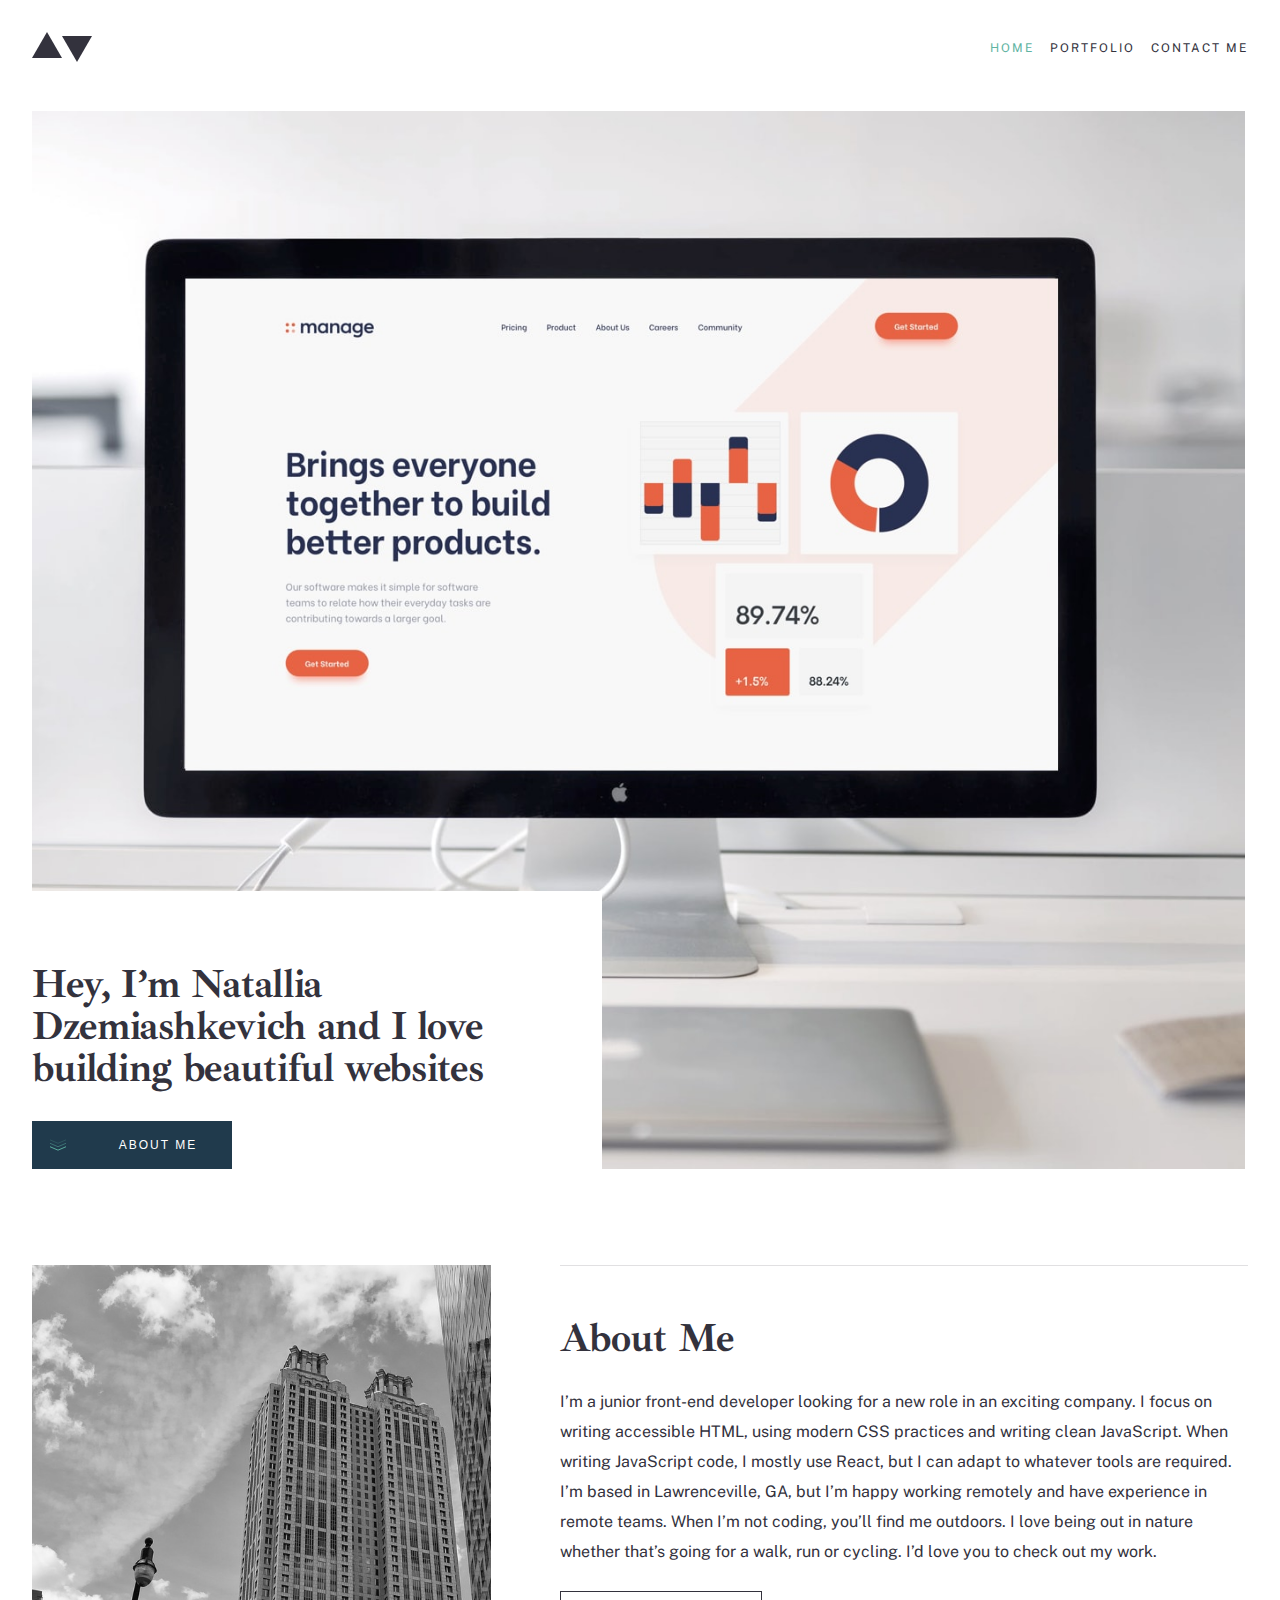
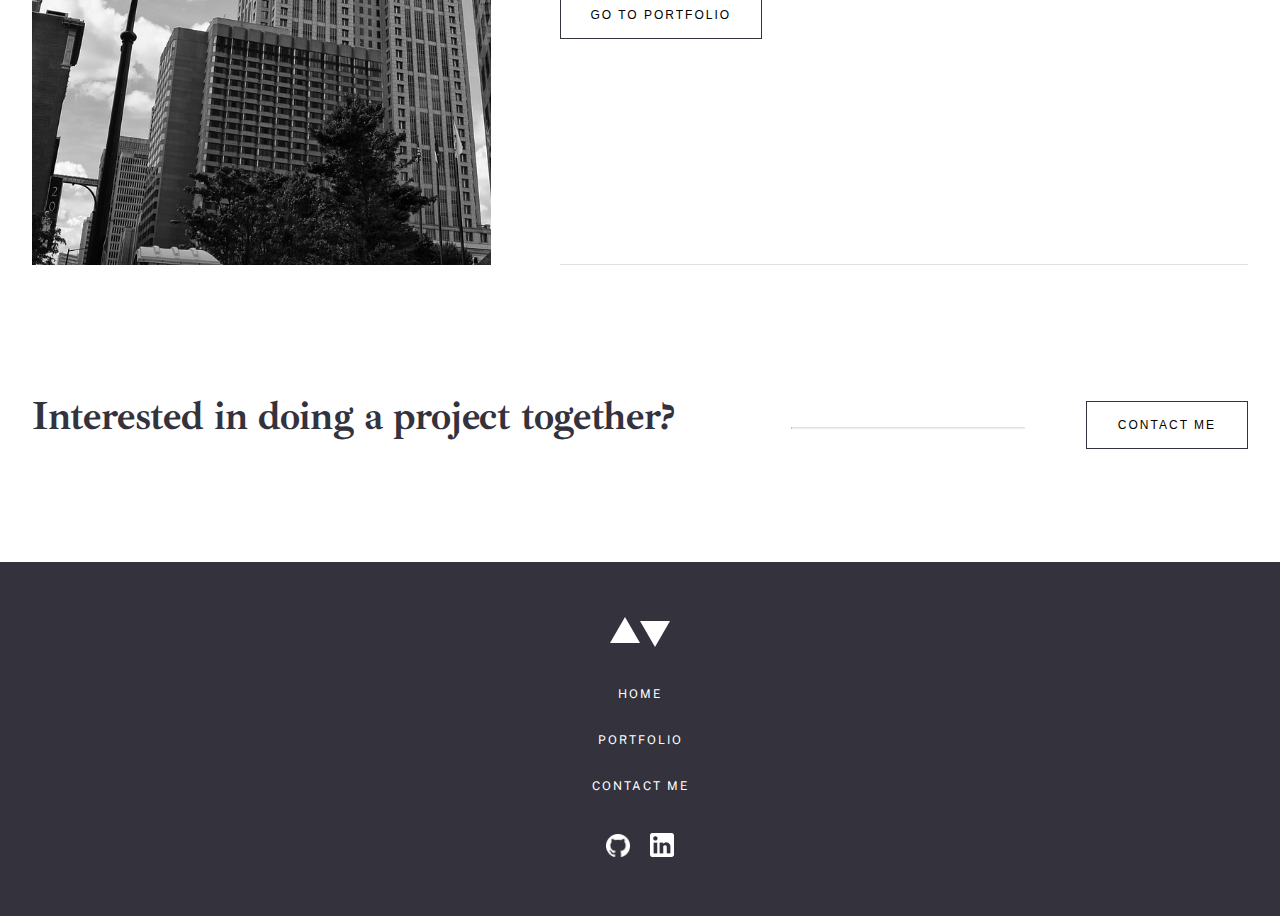
<file: index.html>
<!DOCTYPE html>
<html lang="en">

<head>
    <meta charset="UTF-8">
    <meta http-equiv="X-UA-Compatible" content="IE=edge">
    <meta name="viewport" content="width=device-width, initial-scale=1.0">
    <link rel="stylesheet" type="text/css" href="assets/css/style.css">
    <link rel="preconnect" href="https://fonts.gstatic.com">
    <link href="https://fonts.googleapis.com/css2?family=Public+Sans&display=swap" rel="stylesheet">
    <link rel="preconnect" href="https://fonts.gstatic.com">
    <link href="https://fonts.googleapis.com/css2?family=Ibarra+Real+Nova:wght@700&display=swap" rel="stylesheet">
    <script src="assets/scripts/navigation.js"></script>
    <title>Natallia Dzemiashkevich Portfolio </title>
</head>

<body>
    <nav>
        <div class="triangles">
            <div class="triangle-up"></div>
            <div class="triangle-down"></div>
        </div>
        <div id="burger" onclick="myFunction()">
        </div>

        <div id="myLinks">
            <a href="index.html" class="activel">Home</a>
            <a href="portfolio.html">Portfolio</a>
            <a href="contact.html">Contact Me</a>
        </div>


    </nav>
    <main>
        <div class="posterhey">
            <div class="poster"></div>
            <div class="hello">
                <h1>Hey, I’m Natallia Dzemiashkevich and I love building beautiful websites</h1>
                <a href="#section2"><button class="aboutme"><img src="assets/images/down-arrows.svg"><p>About me</p></button></a>
            </div>
        </div>

        <div class="infophoto">
            <div class="photo photo-main"></div>
            <div class="info">
                <h1 id="section2">About Me</h1>

                <p>I’m a junior front-end developer looking for a new role in an exciting company. I focus on writing accessible HTML, using modern CSS practices and writing clean JavaScript. When writing JavaScript code, I mostly use React, but I can adapt
                    to whatever tools are required. I’m based in Lawrenceville, GA, but I’m happy working remotely and have experience in remote teams. When I’m not coding, you’ll find me outdoors. I love being out in nature whether that’s going for a
                    walk, run or cycling. I’d love you to check out my work.</p>

                <a href="portfolio.html"><button class="goport">Go to Portfolio</button></a>
            </div>
        </div>

        <div class="interested">
            <h1> Interested in doing a project together?</h1>
            <hr class="int">
            <a href="contact.html"><button class="goport">Contact Me</button></a>
        </div>

    </main>
    <footer>

        <div class="triangles">
            <div class="triangle-up"></div>
            <div class="triangle-down"></div>
        </div>

        <div id="footerLinks">
            <a href="index.html">Home</a>
            <a href="portfolio.html">Portfolio</a>
            <a href="contact.html">Contact Me</a>
        </div>

        <div class="social">
            <a href="https://github.com/natalliasdh" target="_blank"><img src="assets/images/github.png" alt="GitHub"></a>
            <a href="https://github.com/natalliasdh" target="_blank"><img src="assets/images/linkedin.png" alt="LinkedIn"></a>
        </div>

    </footer>



</body>

</html>
</file>
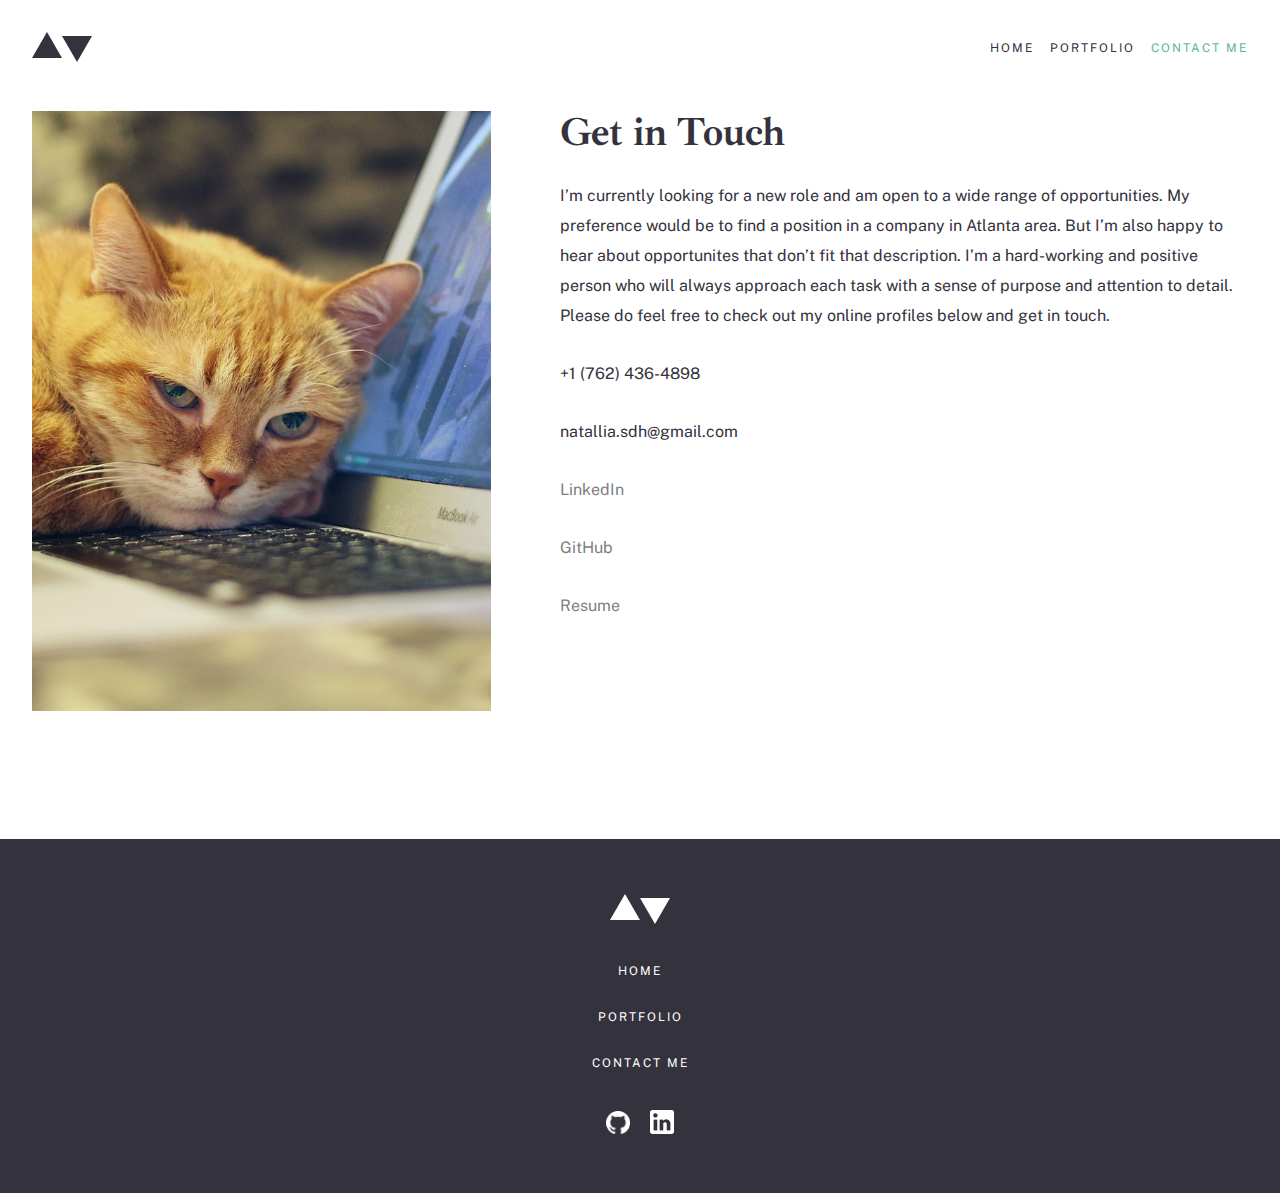
<file: contact.html>
<!DOCTYPE html>
<html lang="en">

<head>
    <meta charset="UTF-8">
    <meta http-equiv="X-UA-Compatible" content="IE=edge">
    <meta name="viewport" content="width=device-width, initial-scale=1.0">
    <link rel="stylesheet" type="text/css" href="assets/css/style.css">
    <link rel="preconnect" href="https://fonts.gstatic.com">
    <link href="https://fonts.googleapis.com/css2?family=Public+Sans&display=swap" rel="stylesheet">
    <link rel="preconnect" href="https://fonts.gstatic.com">
    <link href="https://fonts.googleapis.com/css2?family=Ibarra+Real+Nova:wght@700&display=swap" rel="stylesheet">
    <script src="assets/scripts/navigation.js"></script>
    <title>Natallia Dzemiashkevich Portfolio</title>
</head>

<body>


    <nav>
        <div class="triangles">
            <div class="triangle-up"></div>
            <div class="triangle-down"></div>
        </div>
        <div id="burger" onclick="myFunction()">
        </div>

        <div id="myLinks">
            <a href="index.html">Home</a>
            <a href="portfolio.html">Portfolio</a>
            <a href="contact.html" class="activel">Contact Me</a>
        </div>


    </nav>
    <main>



        <div class="infophoto contact">
            <div class="photo contact2"></div>
            <div class="info contact">
                <h1 id="section2">Get in Touch
                </h1>


                <p>I’m currently looking for a new role and am open to a wide range of opportunities. My preference would be to find a position in a company in Atlanta area. But I’m also happy to hear about opportunites that don’t fit that description. I’m
                    a hard-working and positive person who will always approach each task with a sense of purpose and attention to detail. Please do feel free to check out my online profiles below and get in touch.</p>

                <p>+1 (762) 436-4898</p>

                <p>natallia.sdh@gmail.com</p>

                <p><a href="https://www.linkedin.com/in/natallia-dzemiashkevich-b2b702161/" target="_blank">LinkedIn</a></p>

                <p><a href="https://github.com/natalliasdh" target="_blank">GitHub</a></p>

                <p><a href="https://docs.google.com/document/d/1tS9oKO8Si9zHd3gzluQWG_s8FlP9_E6eD3_iKLXxkBA/edit?usp=sharing" target="_blank">Resume</a></p>
            </div>
        </div>

    </main>
    <footer>

        <div class="triangles">
            <div class="triangle-up"></div>
            <div class="triangle-down"></div>
        </div>

        <div id="footerLinks">
            <a href="index.html">Home</a>
            <a href="portfolio.html">Portfolio</a>
            <a href="contact.html">Contact Me</a>
        </div>

        <div class="social">
            <a href="https://github.com/natalliasdh" target="_blank"><img src="assets/images/github.png" alt="GitHub"></a>
            <a href="https://github.com/natalliasdh" target="_blank"><img src="assets/images/linkedin.png" alt="LinkedIn"></a>
        </div>

    </footer>

</body>

</html>
</file>
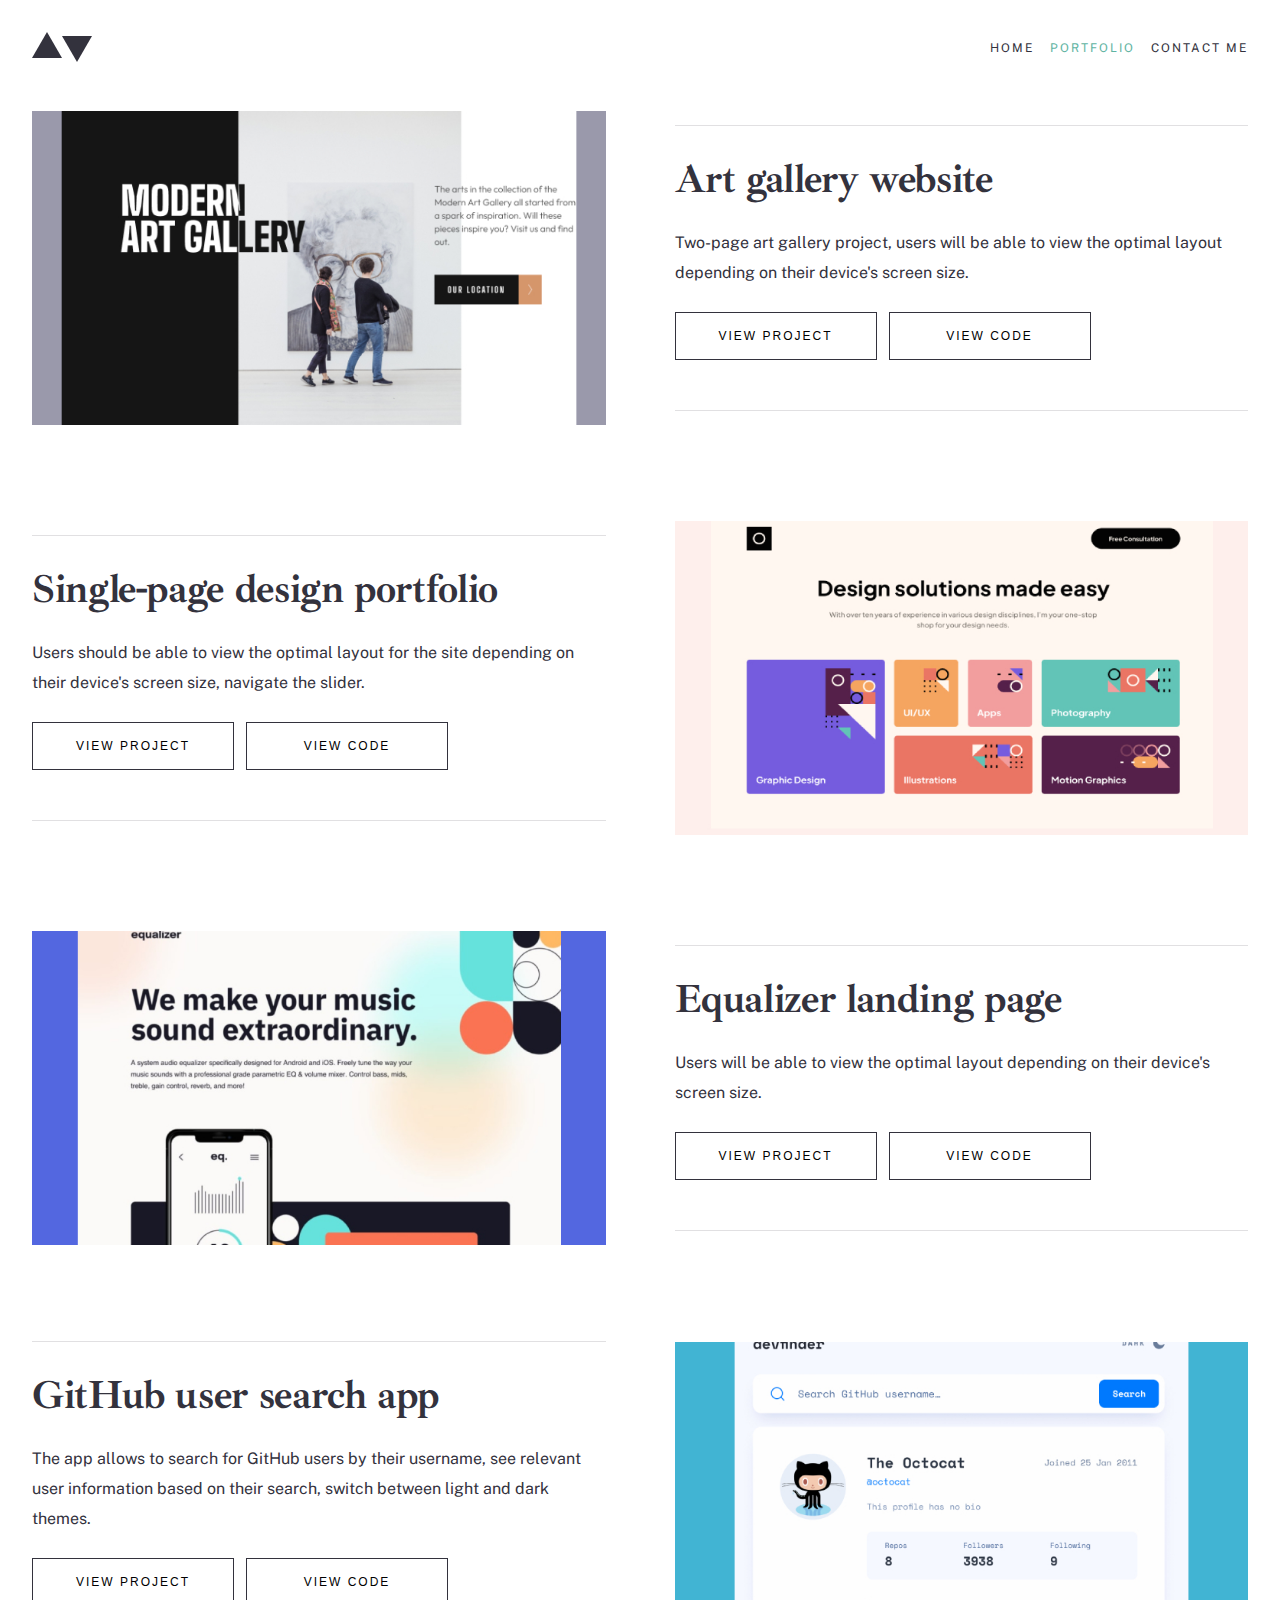
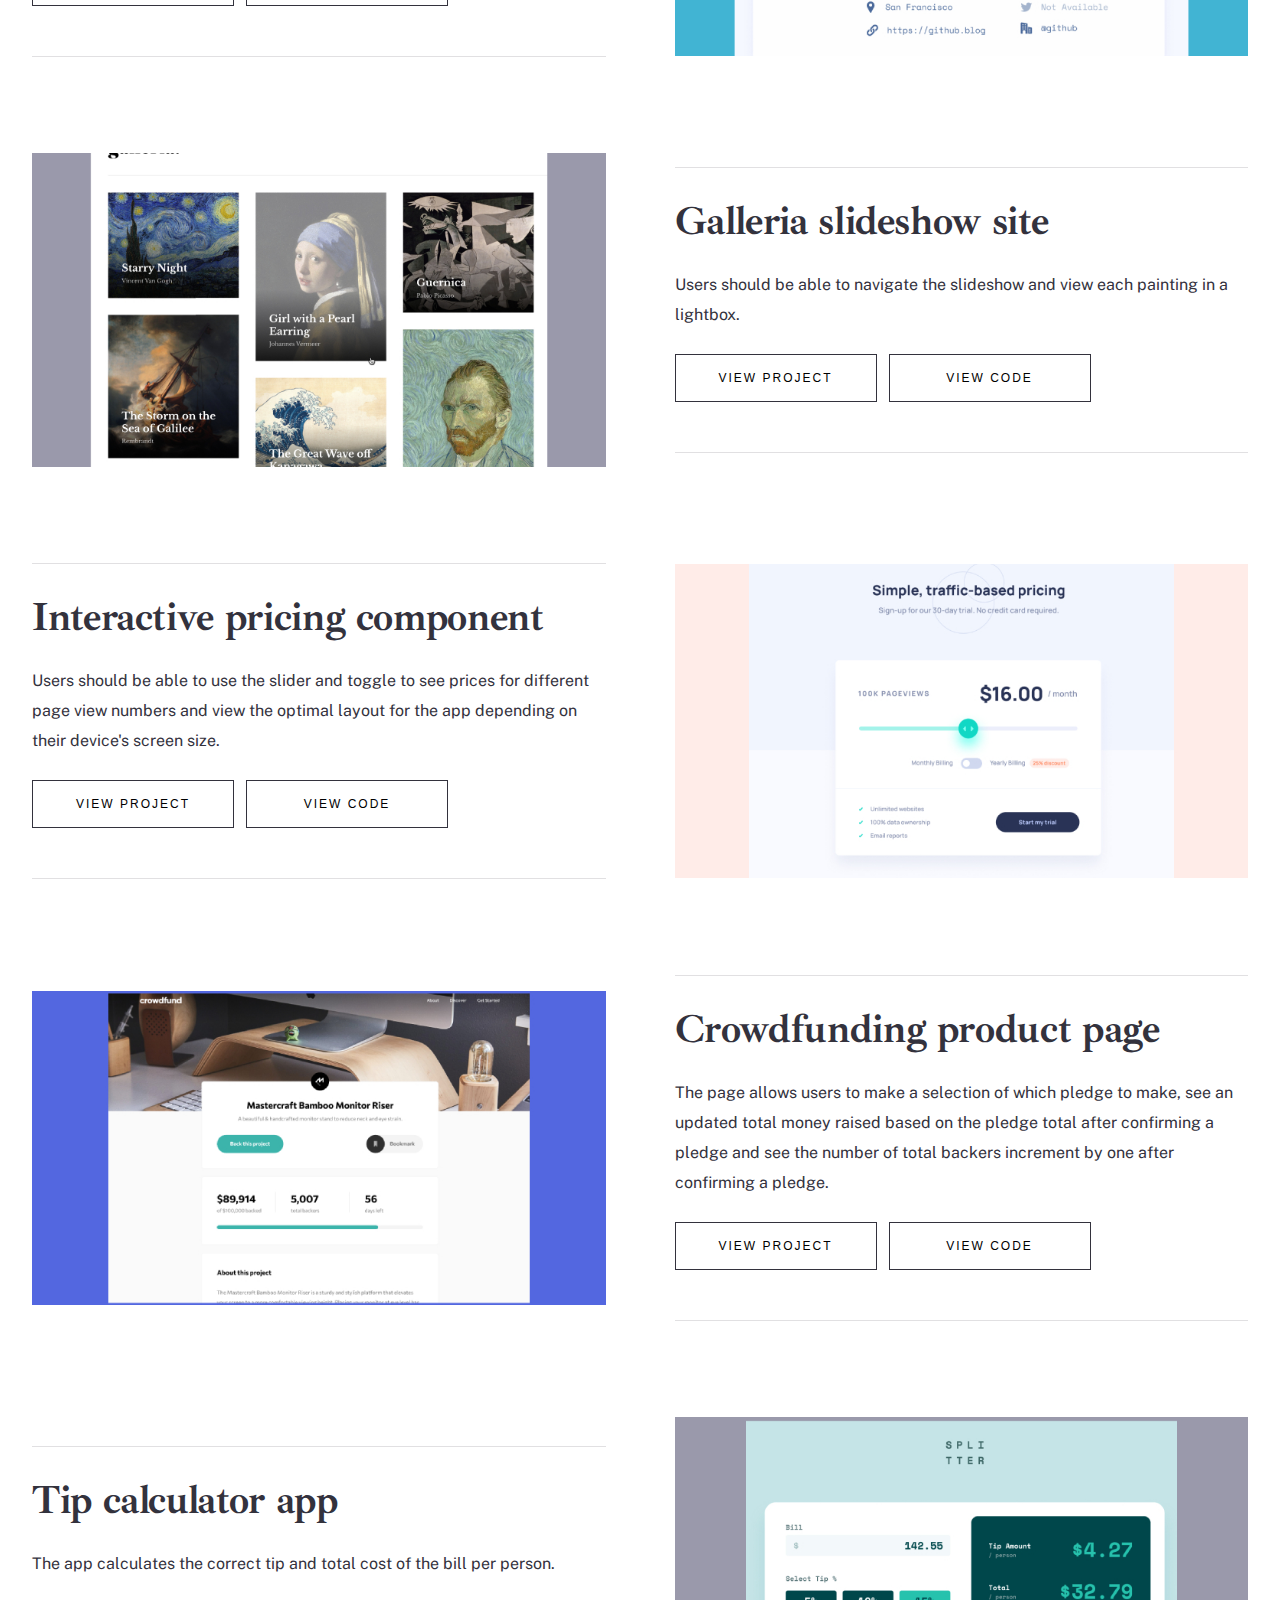
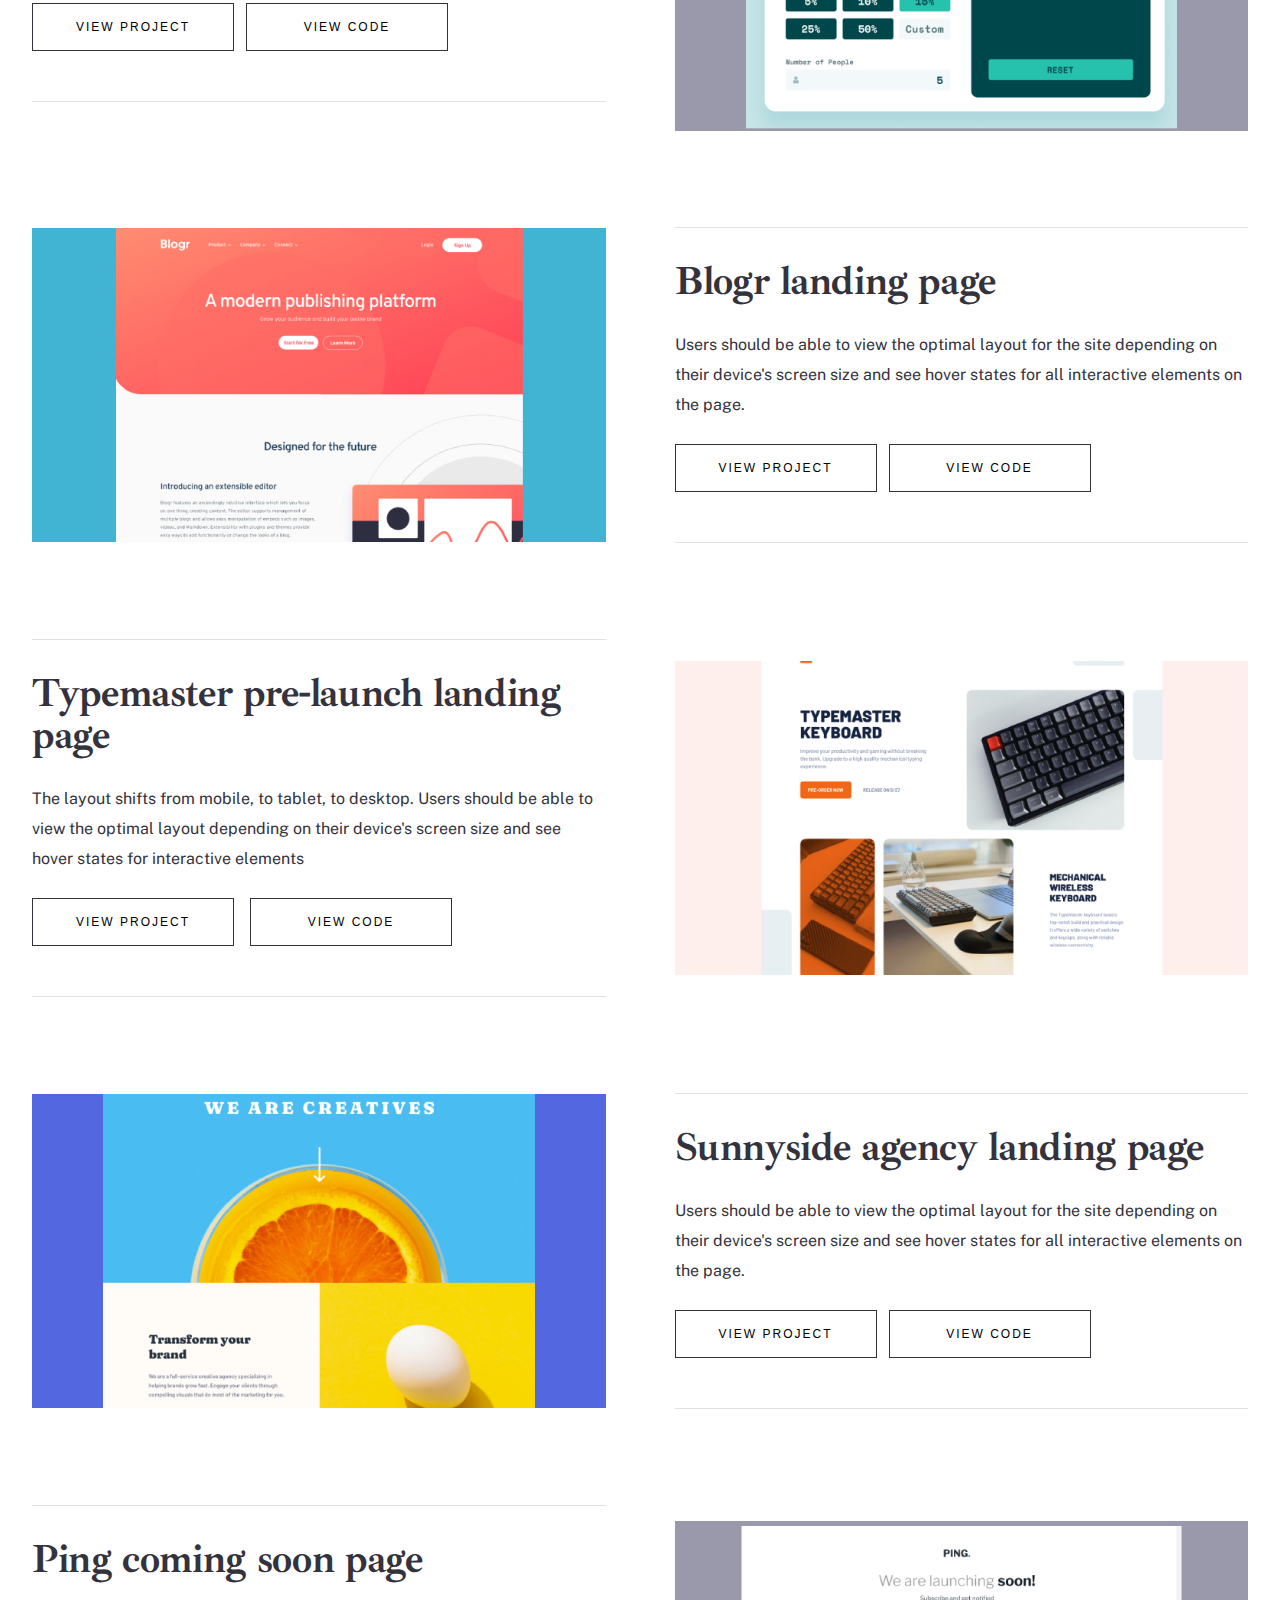
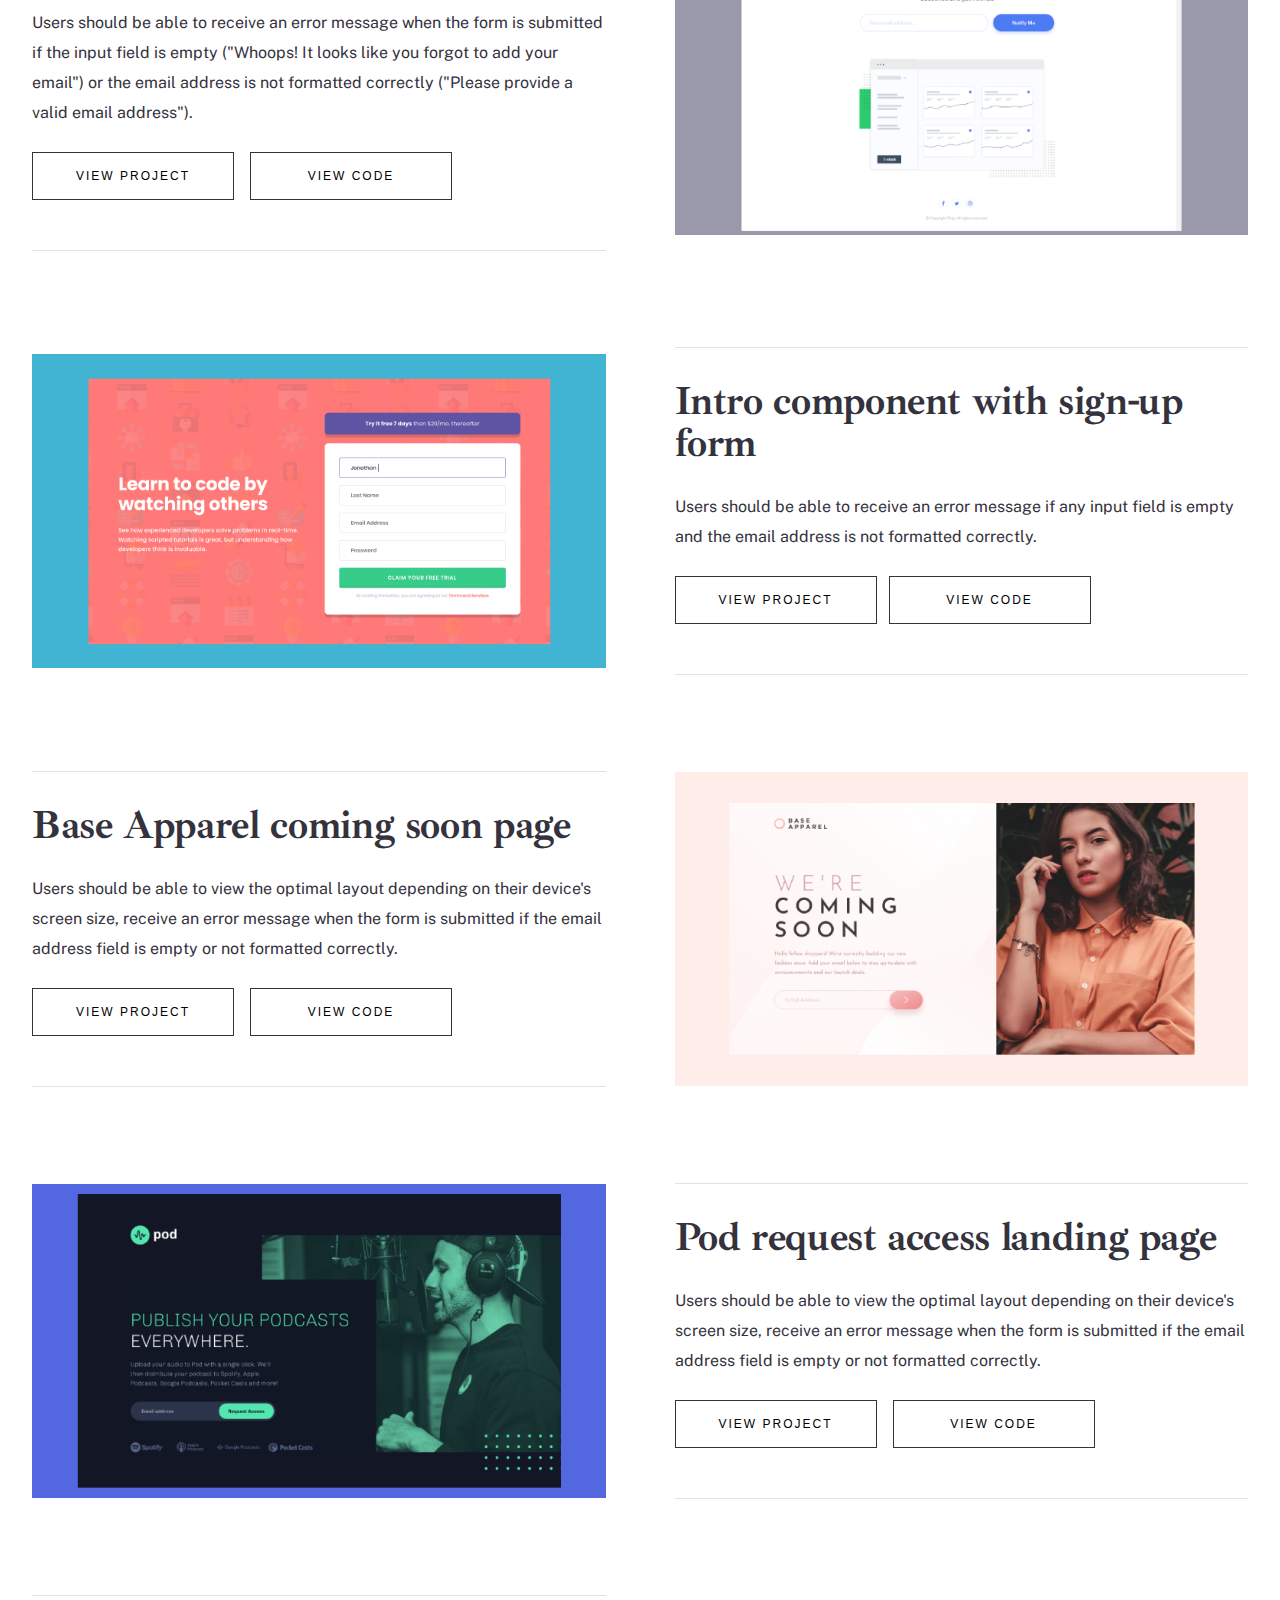
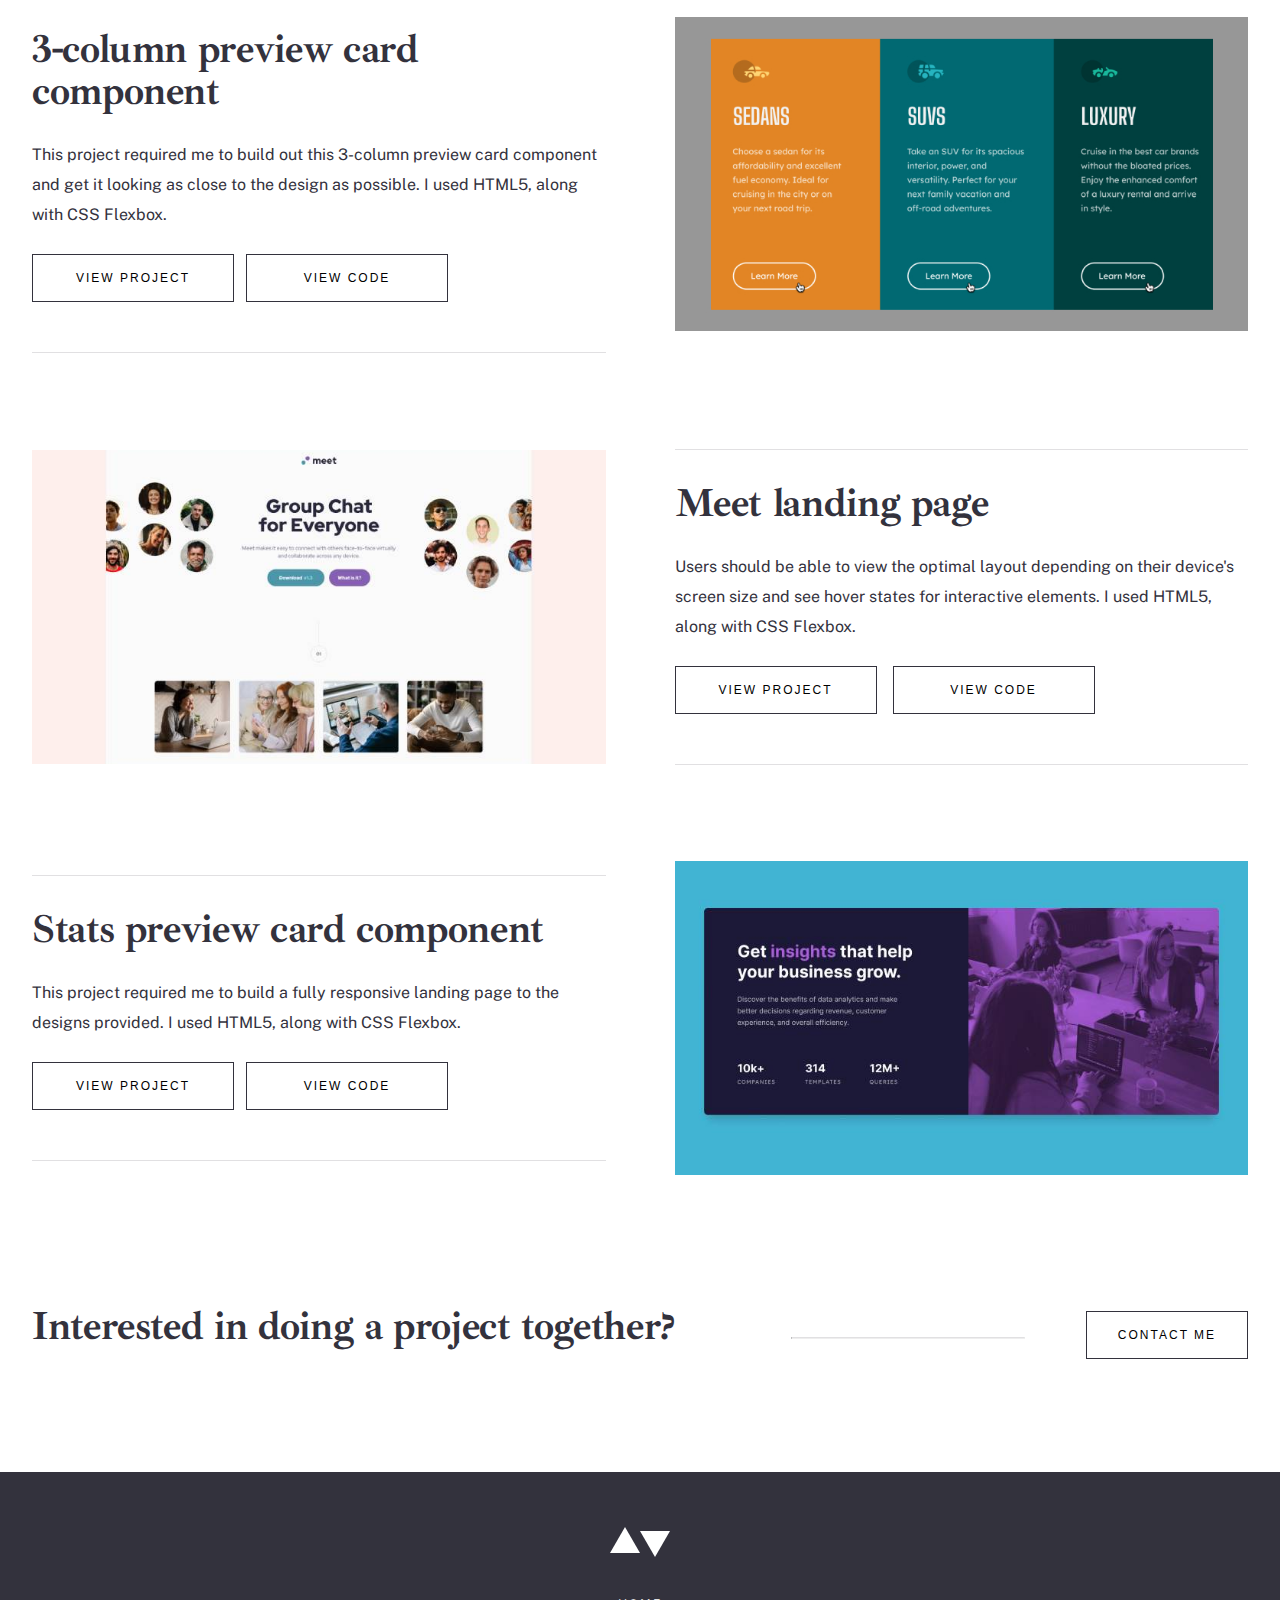
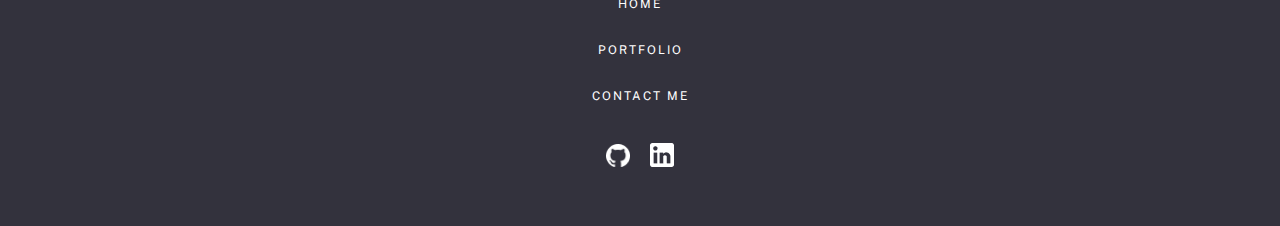
<file: portfolio.html>
<!DOCTYPE html>
<html lang="en">

<head>
    <meta charset="UTF-8">
    <meta http-equiv="X-UA-Compatible" content="IE=edge">
    <meta name="viewport" content="width=device-width, initial-scale=1.0">
    <link rel="stylesheet" type="text/css" href="assets/css/style.css">
    <link rel="preconnect" href="https://fonts.gstatic.com">
    <link href="https://fonts.googleapis.com/css2?family=Public+Sans&display=swap" rel="stylesheet">
    <link rel="preconnect" href="https://fonts.gstatic.com">
    <link href="https://fonts.googleapis.com/css2?family=Ibarra+Real+Nova:wght@700&display=swap" rel="stylesheet">
    <script src="assets/scripts/navigation.js"></script>
    <title>Natallia Dzemiashkevich Portfolio</title>
</head>

<body>


    <nav>
        <div class="triangles">
            <div class="triangle-up"></div>
            <div class="triangle-down"></div>
        </div>
        <div id="burger" onclick="myFunction()">
        </div>

        <div id="myLinks">
            <a href="index.html">Home</a>
            <a href="portfolio.html" class="activel">Portfolio</a>
            <a href="contact.html">Contact Me</a>
        </div>


    </nav>
    <main>

        <!------------------------------------------------------------------------------------------------------------------------->

        <div class="infophoto portfolio">
            <div class="photo manage art-gallery"></div>
            <div class="info portfolio">
                <h1 id="section2">Art gallery website</h1>

                <p>
                    Two-page art gallery project, users will be able to view the optimal layout depending on their device's screen size.

                </p>

                <a href="https://natalliasdh.github.io/art-gallery/" target="_blank"> <button class="goport">  View Project</button></a>&nbsp;&nbsp;
                <a href="https://github.com/natalliasdh/art-gallery" target="_blank"><button class="goport">View Code</button></a>
            </div>
        </div>

        <!------------------------------------------------------------------------------------------------------------------------->


        <!------------------------------------------------------------------------------------------------------------------------->

        <div class="infophoto portfolio reverse">
            <div class="photo manage design reverse"></div>
            <div class="info portfolio reverse">
                <h1 id="section2">Single-page design portfolio</h1>

                <p>Users should be able to view the optimal layout for the site depending on their device's screen size, navigate the slider.
                </p>

                <a href="https://natalliasdh.github.io/design/" target="_blank"><button class="goport">View Project</button></a>&nbsp;&nbsp;
                <a href="https://github.com/natalliasdh/design" target="_blank"><button class="goport">View Code</button></a>
            </div>
        </div>
        <!------------------------------------------------------------------------------------------------------------------------->

        <!------------------------------------------------------------------------------------------------------------------------->

        <div class="infophoto portfolio">
            <div class="photo manage equalizer"></div>
            <div class="info portfolio">
                <h1 id="section2">Equalizer landing page</h1>

                <p>
                    Users will be able to view the optimal layout depending on their device's screen size.

                </p>

                <a href="https://natalliasdh.github.io/equalizer/" target="_blank"> <button class="goport">  View Project</button></a>&nbsp;&nbsp;
                <a href="https://github.com/natalliasdh/equalizer" target="_blank"><button class="goport">View Code</button></a>
            </div>
        </div>

        <!------------------------------------------------------------------------------------------------------------------------->

        <!------------------------------------------------------------------------------------------------------------------------->

        <div class="infophoto portfolio reverse">
            <div class="photo manage gituser reverse"></div>
            <div class="info portfolio reverse">
                <h1 id="section2">GitHub user search app</h1>

                <p>The app allows to search for GitHub users by their username, see relevant user information based on their search, switch between light and dark themes.

                </p>

                <a href="https://natalliasdh.github.io/gituser/" target="_blank"><button class="goport">View Project</button></a>&nbsp;&nbsp;
                <a href="https://github.com/natalliasdh/gituser" target="_blank"><button class="goport">View Code</button></a>
            </div>
        </div>
        <!------------------------------------------------------------------------------------------------------------------------->


        <!------------------------------------------------------------------------------------------------------------------------->

        <div class="infophoto portfolio">
            <div class="photo manage galleria"></div>
            <div class="info portfolio">
                <h1 id="section2">Galleria slideshow site</h1>

                <p>
                    Users should be able to navigate the slideshow and view each painting in a lightbox.


                </p>

                <a href="https://natalliasdh.github.io/galleria/" target="_blank"> <button class="goport">  View Project</button></a>&nbsp;&nbsp;
                <a href="https://github.com/natalliasdh/galleria" target="_blank"><button class="goport">View Code</button></a>
            </div>
        </div>

        <!------------------------------------------------------------------------------------------------------------------------->

        <div class="infophoto portfolio reverse">
            <div class="photo manage pricing reverse"></div>
            <div class="info portfolio reverse">
                <h1 id="section2">Interactive pricing component</h1>

                <p>Users should be able to use the slider and toggle to see prices for different page view numbers and view the optimal layout for the app depending on their device's screen size.


                </p>

                <a href="https://natalliasdh.github.io/pricing/" target="_blank"><button class="goport">View Project</button></a>&nbsp;&nbsp;
                <a href="https://github.com/natalliasdh/pricing" target="_blank"><button class="goport">View Code</button></a>
            </div>
        </div>
        <!------------------------------------------------------------------------------------------------------------------------->

        <div class="infophoto portfolio">
            <div class="photo manage crowdfunding"></div>
            <div class="info portfolio">
                <h1 id="section2">Crowdfunding product page</h1>

                <p>The page allows users to make a selection of which pledge to make, see an updated total money raised based on the pledge total after confirming a pledge and see the number of total backers increment by one after confirming a pledge.</p>

                <a href="https://natalliasdh.github.io/crowdfunding/" target="_blank"> <button class="goport">  View Project</button></a>&nbsp;&nbsp;
                <a href="https://github.com/natalliasdh/crowdfunding" target="_blank"><button class="goport">View Code</button></a>
            </div>
        </div>

        <!------------------------------------------------------------------------------------------------------------------------->

        <div class="infophoto portfolio reverse">
            <div class="photo manage splitter reverse"></div>
            <div class="info portfolio reverse">
                <h1 id="section2">Tip calculator app</h1>

                <p>The app calculates the correct tip and total cost of the bill per person.
                </p>

                <a href="https://natalliasdh.github.io/tips/" target="_blank"><button class="goport">View Project</button></a>&nbsp;&nbsp;

                <a href="https://github.com/natalliasdh/tips" target="_blank"><button class="goport">View Code</button></a>
            </div>
        </div>
        <!------------------------------------------------------------------------------------------------------------------------->

        <div class="infophoto portfolio">
            <div class="photo manage blogr"></div>
            <div class="info portfolio">
                <h1 id="section2">Blogr landing page</h1>

                <p>Users should be able to view the optimal layout for the site depending on their device's screen size and see hover states for all interactive elements on the page.</p>

                <a href="https://natalliasdh.github.io/blogr/" target="_blank"> <button class="goport">  View Project</button></a>&nbsp;&nbsp;

                <a href="https://github.com/natalliasdh/blogr" target="_blank"><button class="goport">View Code</button></a>
            </div>
        </div>

        <!------------------------------------------------------------------------------------------------------------------------->

        <div class="infophoto portfolio reverse">
            <div class="photo manage typemaster reverse"></div>
            <div class="info portfolio reverse">
                <h1 id="section2">Typemaster pre-launch landing page</h1>

                <p>The layout shifts from mobile, to tablet, to desktop. Users should be able to view the optimal layout depending on their device's screen size and see hover states for interactive elements
                </p>

                <a href="https://natalliasdh.github.io/typemaster/" target="_blank"><button class="goport">View Project</button></a> &nbsp;&nbsp;

                <a href="https://github.com/natalliasdh/typemaster" target="_blank"><button class="goport">View Code</button></a>
            </div>
        </div>
        <!------------------------------------------------------------------------------------------------------------------------->

        <div class="infophoto portfolio">
            <div class="photo manage sunnyside"></div>
            <div class="info portfolio">
                <h1 id="section2">Sunnyside agency landing page</h1>

                <p>Users should be able to view the optimal layout for the site depending on their device's screen size and see hover states for all interactive elements on the page.</p>

                <a href="https://natalliasdh.github.io/sunnyside/" target="_blank"> <button class="goport">  View Project</button></a>&nbsp;&nbsp;

                <a href="https://github.com/natalliasdh/sunnyside" target="_blank"><button class="goport">View Code</button></a>
            </div>
        </div>

        <!------------------------------------------------------------------------------------------------------------------------->

        <div class="infophoto portfolio reverse">
            <div class="photo manage ping-coming-soon reverse"></div>
            <div class="info portfolio reverse">
                <h1 id="section2">Ping coming soon page </h1>

                <p>Users should be able to receive an error message when the form is submitted if the input field is empty ("Whoops! It looks like you forgot to add your email") or the email address is not formatted correctly ("Please provide a valid email
                    address").
                </p>

                <a href="https://natalliasdh.github.io/ping-coming-soon/" target="_blank"><button class="goport">View Project</button></a> &nbsp;&nbsp;

                <a href="https://github.com/natalliasdh/ping-coming-soon" target="_blank"><button class="goport">View Code</button></a>
            </div>
        </div>
        <!------------------------------------------------------------------------------------------------------------------------->

        <div class="infophoto portfolio">
            <div class="photo manage intro"></div>
            <div class="info portfolio">
                <h1 id="section2">Intro component with sign-up form</h1>

                <p>Users should be able to receive an error message if any input field is empty and the email address is not formatted correctly.</p>

                <a href="https://natalliasdh.github.io/intro/" target="_blank"> <button class="goport">  View Project</button></a>&nbsp;&nbsp;

                <a href="https://github.com/natalliasdh/intro" target="_blank"><button class="goport">View Code</button></a>
            </div>
        </div>

        <!------------------------------------------------------------------------------------------------------------------------->

        <div class="infophoto portfolio reverse">
            <div class="photo manage coming-soon reverse"></div>
            <div class="info portfolio reverse">
                <h1 id="section2">Base Apparel coming soon page</h1>

                <p>Users should be able to view the optimal layout depending on their device's screen size, receive an error message when the form is submitted if the email address field is empty or not formatted correctly.</p>

                <a href="https://natalliasdh.github.io/coming-soon/" target="_blank"><button class="goport">View Project</button></a> &nbsp;&nbsp;

                <a href="https://github.com/natalliasdh/coming-soon" target="_blank"><button class="goport">View Code</button></a>
            </div>
        </div>
        <!------------------------------------------------------------------------------------------------------------------------->
        <div class="infophoto portfolio">
            <div class="photo manage podrequest"></div>
            <div class="info portfolio">
                <h1 id="section2">Pod request access landing page</h1>

                <p>Users should be able to view the optimal layout depending on their device's screen size, receive an error message when the form is submitted if the email address field is empty or not formatted correctly.</p>

                <a href="https://natalliasdh.github.io/podrequest/" target="_blank"> <button class="goport">  View Project</button></a> &nbsp;&nbsp;

                <a href="https://github.com/natalliasdh/podrequest" target="_blank"><button class="goport">View Code</button></a>
            </div>
        </div>

        <!------------------------------------------------------------------------------------------------------------------------->
        <div class="infophoto portfolio reverse">
            <div class="photo manage column-preview reverse"></div>
            <div class="info portfolio reverse">
                <h1 id="section2">3-column preview card component</h1>

                <p>This project required me to build out this 3-column preview card component and get it looking as close to the design as possible. I used HTML5, along with CSS Flexbox.</p>

                <a href="https://natalliasdh.github.io/preview-column/" target="_blank"><button class="goport">View Project</button></a>&nbsp;&nbsp;

                <a href="https://github.com/natalliasdh/preview-column" target="_blank"><button class="goport">View Code</button></a>
            </div>
        </div>
        <!------------------------------------------------------------------------------------------------------------------------->
        <div class="infophoto portfolio">
            <div class="photo manage"></div>
            <div class="info portfolio">
                <h1 id="section2">Meet landing page</h1>

                <p>Users should be able to view the optimal layout depending on their device's screen size and see hover states for interactive elements. I used HTML5, along with CSS Flexbox.</p>

                <a href="https://natalliasdh.github.io/meet-landing/" target="_blank"> <button class="goport">  View Project</button></a> &nbsp;&nbsp;

                <a href="https://github.com/natalliasdh/meet-landing" target="_blank"><button class="goport">View Code</button></a>
            </div>
        </div>
        <!------------------------------------------------------------------------------------------------------------------------->
        <div class="infophoto portfolio reverse">
            <div class="photo manage bookmark reverse"></div>
            <div class="info portfolio reverse">
                <h1 id="section2">Stats preview card component</h1>

                <p>This project required me to build a fully responsive landing page to the designs provided. I used HTML5, along with CSS Flexbox.</p>

                <a href="https://natalliasdh.github.io/stats-preview/" target="_blank"><button class="goport">View Project</button></a>&nbsp;&nbsp;

                <a href="https://github.com/natalliasdh/stats-preview" target="_blank"><button class="goport">View Code</button></a>
            </div>
        </div>
        <!------------------------------------------------------------------------------------------------------------------------->

        <div class="interested">
            <h1> Interested in doing a project together?</h1>
            <hr class="int">
            <a href="contact.html"><button class="goport">Contact Me</button></a>
        </div>

    </main>
    <footer>

        <div class="triangles">
            <div class="triangle-up"></div>
            <div class="triangle-down"></div>
        </div>

        <div id="footerLinks">
            <a href="index.html">Home</a>
            <a href="portfolio.html">Portfolio</a>
            <a href="contact.html">Contact Me</a>
        </div>

        <div class="social">
            <a href="https://github.com/natalliasdh" target="_blank"><img src="assets/images/github.png" alt="GitHub"></a>
            <a href="https://github.com/natalliasdh" target="_blank"><img src="assets/images/linkedin.png" alt="LinkedIn"></a>
        </div>

    </footer>

</body>

</html>
</file>
<file: assets/css/style.css>
* {
                                                        margin: 0;
                                                        padding: 0;
                                                    }
                                                    
                                                    html,
                                                    body {
                                                        height: 100%;
                                                        font-family: 'Public Sans', sans-serif;
                                                        font-size: 16px;
                                                        scroll-behavior: smooth;
                                                        box-sizing: border-box;
                                                    }
                                                    
                                                    body {
                                                        display: flex;
                                                        flex-direction: column;
                                                    }
                                                    
                                                    main {
                                                        flex: 1 0 auto;
                                                        margin: 32px;
                                                    }
                                                    
                                                    footer {
                                                        flex-shrink: 0;
                                                    }
                                                    /* ----------------------Navigation area start---------------------------------------------------------*/
                                                    
                                                    nav {
                                                        margin: 32px;
                                                        margin-bottom: 15px;
                                                        height: 30px;
                                                        flex-shrink: 0;
                                                        height: 32px;
                                                        display: flex;
                                                        flex-direction: row;
                                                        justify-content: space-between;
                                                        position: relative;
                                                    }
                                                    
                                                    .triangles {
                                                        display: flex;
                                                        flex-direction: row;
                                                    }
                                                    
                                                    .triangle-up {
                                                        width: 0;
                                                        height: 0;
                                                        border-left: 15px solid transparent;
                                                        border-right: 15px solid transparent;
                                                        border-bottom: 26px solid #33323D;
                                                        margin-bottom: 4px;
                                                    }
                                                    
                                                    .triangle-down {
                                                        width: 0;
                                                        height: 0;
                                                        border-left: 15px solid transparent;
                                                        border-right: 15px solid transparent;
                                                        border-top: 26px solid #33323D;
                                                        margin-top: 4px;
                                                    }
                                                    
                                                    #burger {
                                                        background-image: url("../images/hamburger.svg");
                                                        width: 24px;
                                                        height: 13px;
                                                        margin: auto 0;
                                                    }
                                                    
                                                    #burger:hover {
                                                        cursor: pointer;
                                                    }
                                                    
                                                    #myLinks {
                                                        display: none;
                                                        height: 186px;
                                                        width: 223px;
                                                        background-color: #33323D;
                                                        text-align: center;
                                                        justify-content: center;
                                                        align-items: center;
                                                        position: absolute;
                                                        flex-direction: column;
                                                        right: 0px;
                                                        top: 56px;
                                                    }
                                                    
                                                    #myLinks a,
                                                    #footerLinks a {
                                                        display: block;
                                                        color: white;
                                                        text-decoration: none;
                                                        text-transform: uppercase;
                                                        letter-spacing: 2px;
                                                        font-size: 12px;
                                                        padding-bottom: 16px;
                                                        padding-top: 16px;
                                                        font-weight: regular;
                                                    }
                                                    
                                                    #myLinks a.activel {
                                                        color: #5FB4A2;
                                                    }
                                                    /* ----------------------Navigation area end---------------------------------------------------------*/
                                                    /* ----------------------Footer area start---------------------------------------------------------*/
                                                    
                                                    footer {
                                                        background-color: #33323D;
                                                        display: flex;
                                                        text-align: center;
                                                        justify-content: center;
                                                        align-items: center;
                                                        flex-direction: column;
                                                        height: 354px;
                                                        padding: 0;
                                                    }
                                                    
                                                    footer .triangle-up {
                                                        border-bottom-color: #FFF;
                                                    }
                                                    
                                                    footer .triangle-down {
                                                        border-top-color: #FFF;
                                                    }
                                                    
                                                    #footerLinks {
                                                        display: flex;
                                                        height: 186px;
                                                        text-align: center;
                                                        justify-content: center;
                                                        align-items: center;
                                                        flex-direction: column;
                                                    }
                                                    
                                                    footer img {
                                                        width: 24px;
                                                        padding: 0 8px;
                                                    }
                                                    /* ----------------------Footer area end---------------------------------------------------------*/
                                                    /* ----------------------Main area start---------------------------------------------------------*/
                                                    
                                                    .poster {
                                                        width: 100%;
                                                        padding-top: 87%;
                                                        height: 0;
                                                        background-image: url('../images/image-homepage-hero.jpg');
                                                        background-repeat: no-repeat;
                                                        background-size: contain;
                                                        margin-bottom: 24px;
                                                    }
                                                    
                                                    @media only screen and (min-width: 375px) {
                                                        .poster {
                                                            background-image: url('../images/image-homepage-hero2x.jpg');
                                                        }
                                                    }
                                                    
                                                    h1 {
                                                        font-family: 'Ibarra Real Nova', serif;
                                                        font-size: 40px;
                                                        letter-spacing: -0.36px;
                                                        line-height: 42px;
                                                        color: #33323D;
                                                    }
                                                    
                                                    a {
                                                        text-decoration: none;
                                                    }
                                                    
                                                    .aboutme {
                                                        width: 200px;
                                                        height: 48px;
                                                        padding: 17px auto;
                                                        background-color: #203A4C;
                                                        letter-spacing: 2px;
                                                        color: #FFFFFF;
                                                        border: none;
                                                        text-transform: uppercase;
                                                        font-size: 12px;
                                                        margin-top: 32px;
                                                        display: flex;
                                                        flex-direction: row;
                                                        justify-content: left-end;
                                                        align-items: center;
                                                    }
                                                    
                                                    .aboutme img {
                                                        width: 16px;
                                                        height: 12px;
                                                        padding: 18px;
                                                    }
                                                    
                                                    .aboutme p {
                                                        flex-grow: 1;
                                                    }
                                                    
                                                    .infophoto {
                                                        margin-top: 96px;
                                                    }
                                                    
                                                    .photo {
                                                        width: 100%;
                                                        padding-top: 66%;
                                                        height: 0;
                                                        background-image: url('../images/image-homepage-profile2x.jpg');
                                                        background-repeat: no-repeat;
                                                        background-size: contain;
                                                        margin-bottom: 32px;
                                                    }
                                                    
                                                    .contact2 {
                                                        width: 100%;
                                                        padding-top: 66%;
                                                    }
                                                    
                                                    @media only screen and (min-width: 375px) {
                                                        .photo {
                                                            background-image: url('../images/image-homepage-profile2x.jpg');
                                                        }
                                                    }
                                                    
                                                    .info p {
                                                        margin-top: 28px;
                                                        line-height: 30px;
                                                        color: #33323D;
                                                    }
                                                    
                                                    .info {
                                                        border-top: 1px solid rgb(51, 50, 61, 0.15);
                                                        border-bottom: 1px solid rgb(51, 50, 61, 0.15);
                                                        padding: 32px 0 51px 0;
                                                        margin-bottom: 80px;
                                                    }
                                                    
                                                    .goport {
                                                        width: 202px;
                                                        height: 48px;
                                                        text-transform: uppercase;
                                                        letter-spacing: 2px;
                                                        font-size: 12px;
                                                        background-color: white;
                                                        border: 1px solid #33323D;
                                                        margin-top: 24px;
                                                    }
                                                    
                                                    .interested {
                                                        text-align: center;
                                                        display: flex;
                                                        justify-content: center;
                                                        align-items: center;
                                                        flex-direction: column;
                                                        padding-bottom: 40px;
                                                    }
                                                    
                                                    .interested .goport {
                                                        margin-top: 40px;
                                                        width: 162px;
                                                    }
                                                    
                                                    hr.int {
                                                        display: none;
                                                    }
                                                    /* ----------------------Main area end---------------------------------------------------------*/
                                                    /* ----------------------Tablet home page start---------------------------------------------------------*/
                                                    
                                                    @media only screen and (min-width:768px) {
                                                        .infophoto {
                                                            display: flex;
                                                            flex-direction: row;
                                                            height: 600px;
                                                            width: 100%;
                                                            margin-bottom: 96px;
                                                        }
                                                        .photo {
                                                            width: 40%;
                                                            height: 600px;
                                                            padding: 0;
                                                            background-image: url('../images/image-homepage-profile2x.jpg');
                                                            background-size: cover;
                                                            margin-bottom: 0;
                                                            background-position: center;
                                                        }
                                                        .info {
                                                            width: 60%;
                                                            padding: 0;
                                                            margin-left: 69px;
                                                            margin-bottom: 80px;
                                                            height: 100%;
                                                            padding-top: 51px;
                                                            box-sizing: border-box;
                                                        }
                                                        .posterhey {
                                                            position: relative;
                                                        }
                                                        .hello {
                                                            position: absolute;
                                                            left: 0;
                                                            bottom: 0;
                                                            width: 514px;
                                                            height: 278px;
                                                            background-color: white;
                                                            display: flex;
                                                            flex-direction: column;
                                                            justify-content: flex-end;
                                                            padding-right: 56px;
                                                        }
                                                        .poster {
                                                            background-image: url('../images/image-homepage-hero2x-t.jpg');
                                                        }
                                                        .interested {
                                                            justify-content: center;
                                                            flex-direction: row;
                                                            text-align: unset;
                                                            align-items: baseline;
                                                        }
                                                        hr.int {
                                                            display: block;
                                                            border-top: 1px solid rgb(51, 50, 61, 0.15);
                                                            width: 25%;
                                                            margin: 5%;
                                                        }
                                                        .interested h1 {
                                                            width: 75%;
                                                        }
                                                        #burger {
                                                            display: none;
                                                        }
                                                        #myLinks {
                                                            display: flex !important;
                                                            width: 60%;
                                                            height: unset;
                                                            background-color: white;
                                                            position: static;
                                                            flex-direction: row;
                                                            justify-content: flex-end;
                                                        }
                                                        #myLinks a {
                                                            float: left;
                                                            display: block;
                                                            text-align: center;
                                                            padding: 14px 0px 14px 16px;
                                                            color: #33323D;
                                                        }
                                                    }
                                                    
                                                    @media only screen and (min-width:1440px) {
                                                        main,
                                                        nav {
                                                            width: 1110px;
                                                            margin-right: auto;
                                                            margin-left: auto;
                                                        }
                                                        .poster {
                                                            background-image: url('../images/image-homepage-hero2x-d.jpg');
                                                            height: 600px;
                                                            width: 1110px;
                                                            padding-top: 0;
                                                        }
                                                        .photo {
                                                            width: 540px;
                                                            background-image: url('../images/image-homepage-profile2x.jpg');
                                                        }
                                                    }
                                                    /* ----------------------Portfolio start---------------------------------------------------------*/
                                                    
                                                    .infophoto.portfolio {
                                                        margin-top: 0;
                                                    }
                                                    
                                                    .photo.manage {
                                                        background-image: url('../images/portfolio/meet.jpg');
                                                        padding-top: 66%;
                                                    }
                                                    
                                                    .photo.manage.bookmark {
                                                        background-image: url('../images/portfolio/stats.jpg');
                                                    }
                                                    
                                                    .photo.manage.column-preview {
                                                        background-image: url('../images/portfolio/column-preview.jpg');
                                                    }
                                                    
                                                    .photo.manage.podrequest {
                                                        background-image: url('../images/portfolio/podrequest.jpg');
                                                    }
                                                    
                                                    .photo.manage.coming-soon {
                                                        background-image: url('../images/portfolio/coming-soon.jpg');
                                                    }
                                                    
                                                    .photo.manage.intro {
                                                        background-image: url('../images/portfolio/intro.jpg');
                                                    }
                                                    
                                                    .photo.manage.ping-coming-soon {
                                                        background-image: url('../images/portfolio/ping-coming-soon.jpg');
                                                    }
                                                    
                                                    .photo.manage.sunnyside {
                                                        background-image: url('../images/portfolio/sunnyside.jpg');
                                                    }
                                                    
                                                    .photo.manage.typemaster {
                                                        background-image: url('../images/portfolio/typemaster.jpg');
                                                    }
                                                    
                                                    .photo.manage.blogr {
                                                        background-image: url('../images/portfolio/blogr.jpg');
                                                    }
                                                    
                                                    .photo.manage.splitter {
                                                        background-image: url('../images/portfolio/splitter.jpg');
                                                    }
                                                    
                                                    .photo.manage.crowdfunding {
                                                        background-image: url('../images/portfolio/crowdfunding.jpg');
                                                    }
                                                    
                                                    .photo.manage.pricing {
                                                        background-image: url('../images/portfolio/pricing.jpg');
                                                    }
                                                    
                                                    .photo.manage.galleria {
                                                        background-image: url('../images/portfolio/galleria.jpg');
                                                    }
                                                    
                                                    .photo.manage.gituser {
                                                        background-image: url('../images/portfolio/gituser.jpg');
                                                    }
                                                    
                                                    .photo.manage.equalizer {
                                                        background-image: url('../images/portfolio/equalizer.jpg');
                                                    }
                                                    
                                                    .photo.manage.design {
                                                        background-image: url('../images/portfolio/design.jpg');
                                                    }
                                                    
                                                    .photo.manage.art-gallery {
                                                        background-image: url('../images/portfolio/art-gallery.jpg');
                                                    }
                                                    
                                                    @media only screen and (min-width:500px) {
                                                        .photo.manage {
                                                            width: 100%;
                                                            height: 300px;
                                                            padding-top: 0;
                                                            background-size: cover;
                                                            padding: 0 auto;
                                                            background-image: url('../images/portfolio/meet.jpg');
                                                        }
                                                    }
                                                    
                                                    @media only screen and (min-width:768px) {
                                                        .infophoto.portfolio {
                                                            margin-top: 0;
                                                            padding: 0;
                                                            height: unset;
                                                            align-items: center;
                                                        }
                                                        .infophoto.portfolio.reverse {
                                                            flex-direction: row-reverse;
                                                            justify-content: flex-end;
                                                        }
                                                        .photo.manage {
                                                            width: 50%;
                                                            height: 314px;
                                                            padding-top: 0;
                                                            background-image: url('../images/portfolio/meet.jpg');
                                                        }
                                                        /*  .photo.manage.bookmark {
                                                            background-image: url('../images/portfolio/image-portfolio-bookmark2x.jpg');
                                                        }*/
                                                        .info.portfolio {
                                                            padding: 32px 0 50px 0;
                                                            margin-bottom: 0px;
                                                            width: 50%;
                                                        }
                                                        .info.reverse {
                                                            margin-left: 0;
                                                            margin-right: 69px;
                                                        }
                                                    }
                                                    /* ----------------------Contact start---------------------------------------------------------*/
                                                    
                                                    .contact {
                                                        margin-top: 0;
                                                    }
                                                    
                                                    .contact a {
                                                        color: gray;
                                                    }
                                                    
                                                    .contact a:hover {
                                                        color: lightgrey;
                                                    }
                                                    
                                                    .contact {
                                                        border-top: none;
                                                        border-bottom: none;
                                                        padding-top: 0;
                                                    }
                                                    
                                                    .contact2 {
                                                        background-image: url('../images/cat.jpg');
                                                    }
                                                    
                                                    button {
                                                        cursor: pointer;
                                                    }
</file>
